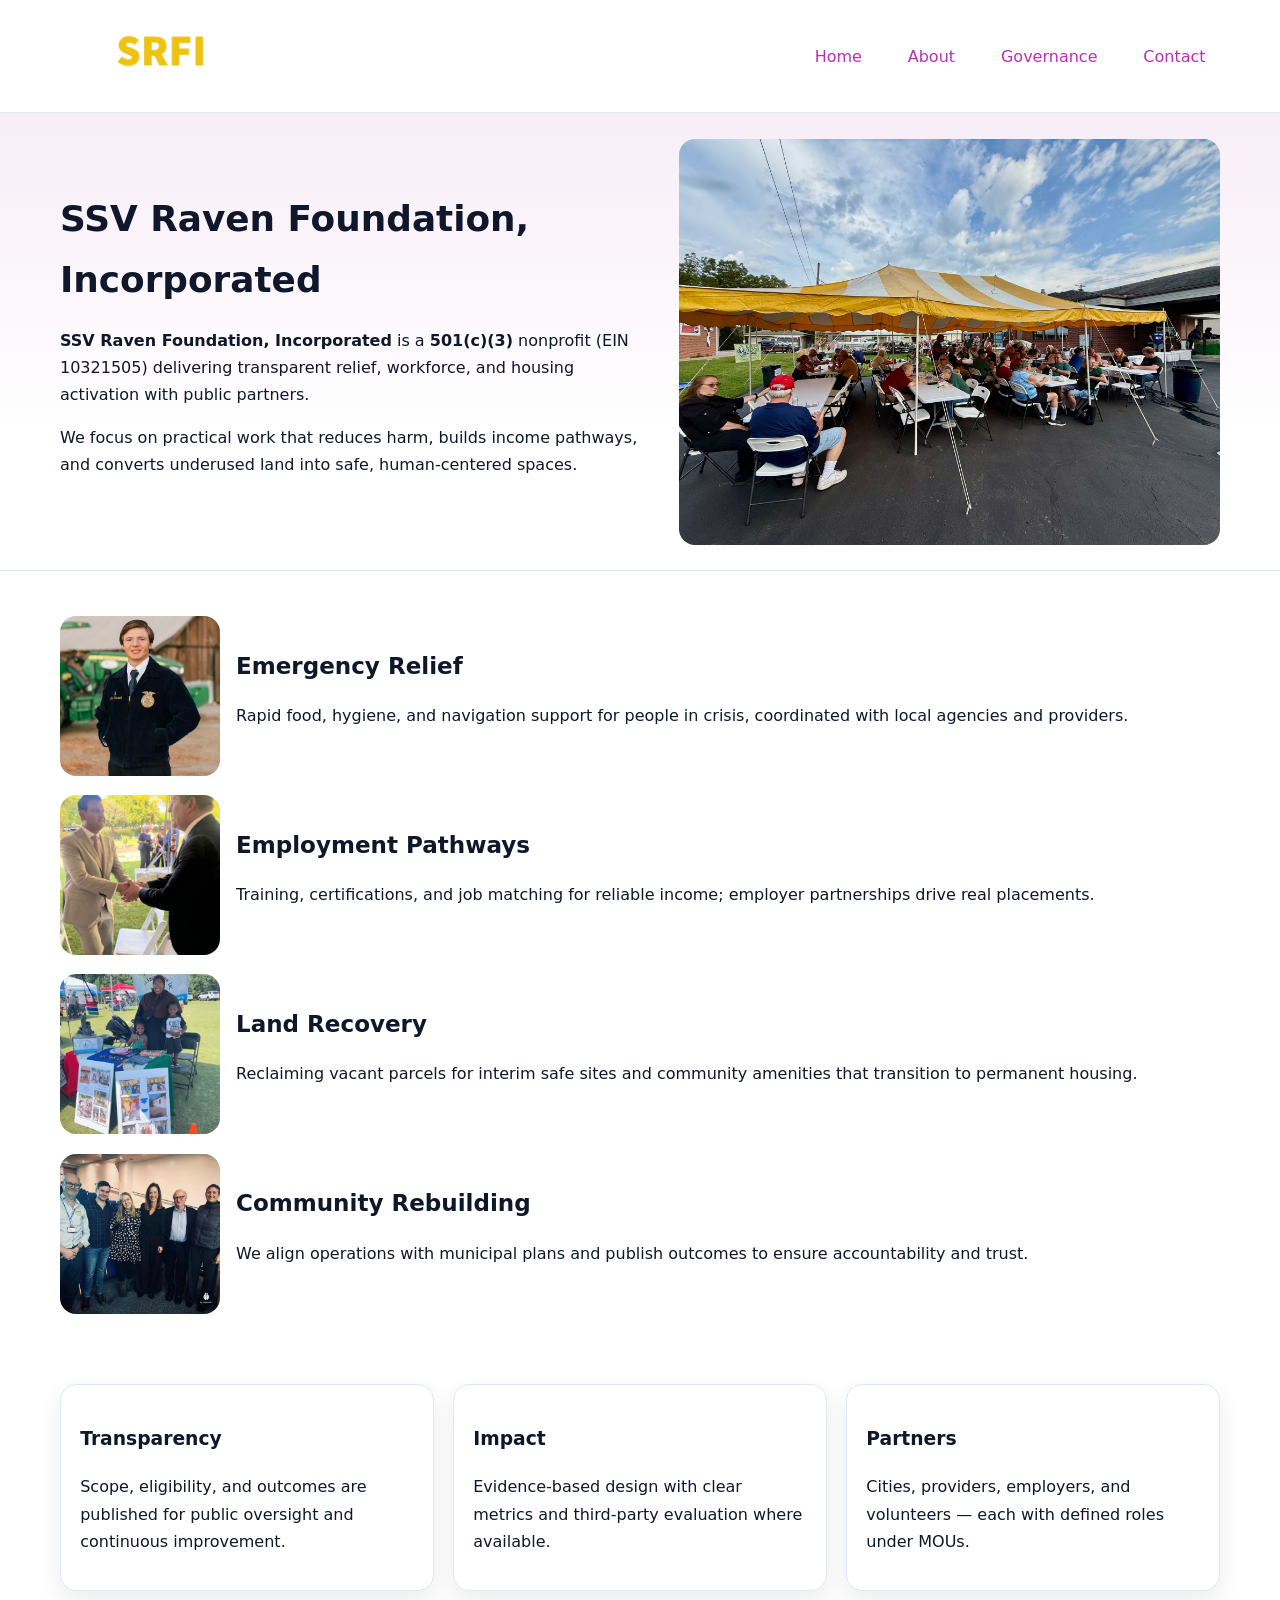
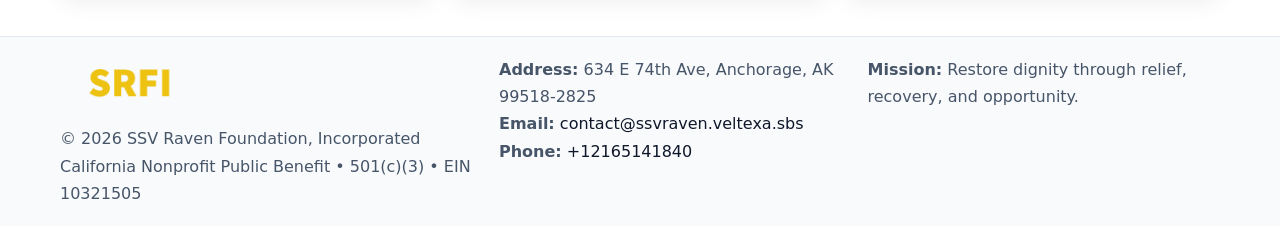
<file: index.html>
<!doctype html><html lang="en"><head>
<meta charset="utf-8"/><meta name="viewport" content="width=device-width,initial-scale=1"/>
<title>SSV Raven Foundation, Incorporated – Nonprofit • 2025</title>
<link rel="stylesheet" href="assets/styles.css"/>
<link rel="icon" href="images/logo.png"/>
<meta name="data-ein" content="10321505"/>
<meta name="data-name" content="SSV Raven Foundation, Incorporated"/>
<meta name="data-email" content="contact@ssvraven.veltexa.sbs"/>
<meta name="data-phone" content="+12165141840"/>
<meta name="data-address" content="634 E 74th Ave,
Anchorage, AK 99518-2825"/>
<meta name="data-map" content="634+E+74th+Ave,+Anchorage,+AK+99518-2825"/>
  <meta name="description" content="We are a 501(c)(3) organization advancing community services, education, and direct relief through transparent programs, local partnerships, and measurable outcomes.">
<meta name="facebook-domain-verification" content="410l9g75mqx3zwc7zqvzoc77fq3dh8" />
</head><body>
<div style="position:absolute;left:-9999px;top:-9999px;opacity:0" data-uniq="{{UNIQUE_BLOB}}">
  <span>We are a 501(c)(3) organization advancing community services, education, and direct relief through transparent programs, local partnerships, and measurable outcomes.</span><svg width="12" height="12" viewBox="0 0 12 12" xmlns="http://www.w3.org/2000/svg"><circle cx="6" cy="6" r="5" fill="#2563eb"/></svg><img src="images/land.jpg" width="1" height="1" alt="" loading="lazy"/>
</div>

<header><div class="c246bd135f6 cf8559e877d">
  <a href="index.html"><img src="images/logo.png" alt="SSV Raven Foundation, Incorporated" style="width:150px"></a>
  <nav>
    <a class="active" href="index.html">Home</a>
    <a href="about.html">About</a>
    <a href="governance.html">Governance</a>
    <a href="contact.html">Contact</a>
  </nav>
</div></header>

<section class="cc424c749a9"><div class="c246bd135f6">
  <div>
    <h1>SSV Raven Foundation, Incorporated</h1>
    <p><strong>SSV Raven Foundation, Incorporated</strong> is a <strong>501(c)(3)</strong> nonprofit (EIN 10321505) delivering transparent relief, workforce, and housing activation with public partners.</p>
    <p>We focus on practical work that reduces harm, builds income pathways, and converts underused land into safe, human-centered spaces.</p>
  </div>
  <img src="images/hero.jpg" alt="Community action"/>
</div></section>

<main class="c246bd135f6">
  <section class="section">
    <div class="feature"><img src="images/relief.jpg" alt=""><div><h2>Emergency Relief</h2><p>Rapid food, hygiene, and navigation support for people in crisis, coordinated with local agencies and providers.</p></div></div>
    <div class="feature"><img src="images/jobs.jpg" alt=""><div><h2>Employment Pathways</h2><p>Training, certifications, and job matching for reliable income; employer partnerships drive real placements.</p></div></div>
    <div class="feature"><img src="images/land.jpg" alt=""><div><h2>Land Recovery</h2><p>Reclaiming vacant parcels for interim safe sites and community amenities that transition to permanent housing.</p></div></div>
    <div class="feature"><img src="images/community.jpg" alt=""><div><h2>Community Rebuilding</h2><p>We align operations with municipal plans and publish outcomes to ensure accountability and trust.</p></div></div>
  </section>

  <section class="section cf7c93f5342">
    <article class="c0fa237ae05"><h3>Transparency</h3><p>Scope, eligibility, and outcomes are published for public oversight and continuous improvement.</p></article>
    <article class="c0fa237ae05"><h3>Impact</h3><p>Evidence-based design with clear metrics and third-party evaluation where available.</p></article>
    <article class="c0fa237ae05"><h3>Partners</h3><p>Cities, providers, employers, and volunteers — each with defined roles under MOUs.</p></article>
  </section>
</main>

<footer>
  <div class="footer-wrap">
    <div class="footer-grid">
      <div class="footer-col">
        <img src="images/logo.png" alt="" style="width:140px;margin-bottom:.4rem">
        <div class="small">© <span id="year"></span> SSV Raven Foundation, Incorporated</div>
        <div class="small">California Nonprofit Public Benefit • 501(c)(3) • EIN 10321505</div>
      </div>
      <div class="footer-col">
        <div class="small"><strong>Address:</strong> 634 E 74th Ave,
Anchorage, AK 99518-2825</div>
        <div class="small"><strong>Email:</strong> <a href="mailto:contact@ssvraven.veltexa.sbs">contact@ssvraven.veltexa.sbs</a></div>
        <div class="small"><strong>Phone:</strong> <a href="tel:+12165141840">+12165141840</a></div>
      </div>
      <div class="footer-col">
        <div class="small"><strong>Mission:</strong> Restore dignity through relief, recovery, and opportunity.</div>
      </div>
    </div>
  </div>
</footer>

<script>
(function(){
 function m(n){const e=document.querySelector('meta[name="'+n+'"]');return e?e.content:'';}
 function h(s){let x=2166136261>>>0;for(let i=0;i<s.length;i++){x^=s.charCodeAt(i);x=(x*16777619)>>>0;}return x>>>0;}
 const k=(m('data-ein')||m('data-name')||'0').replace(/\s+/g,'');
 const key=h(k),H=key%360,S=55+(key%20),L=46;
 const r=document.documentElement;
 r.style.setProperty('--brand',`hsl(${H} ${S}% ${L}%)`);
 r.style.setProperty('--brand-ink',`hsl(${H} ${Math.min(95,S+10)}% ${Math.max(22,L-18)}%)`);
 r.style.setProperty('--soft',`hsl(${H} ${Math.max(40,S-25)}% 95%)`);
 const y=document.getElementById('year'); if(y) y.textContent=new Date().getFullYear();
})();
</script>
</body></html>
</file>
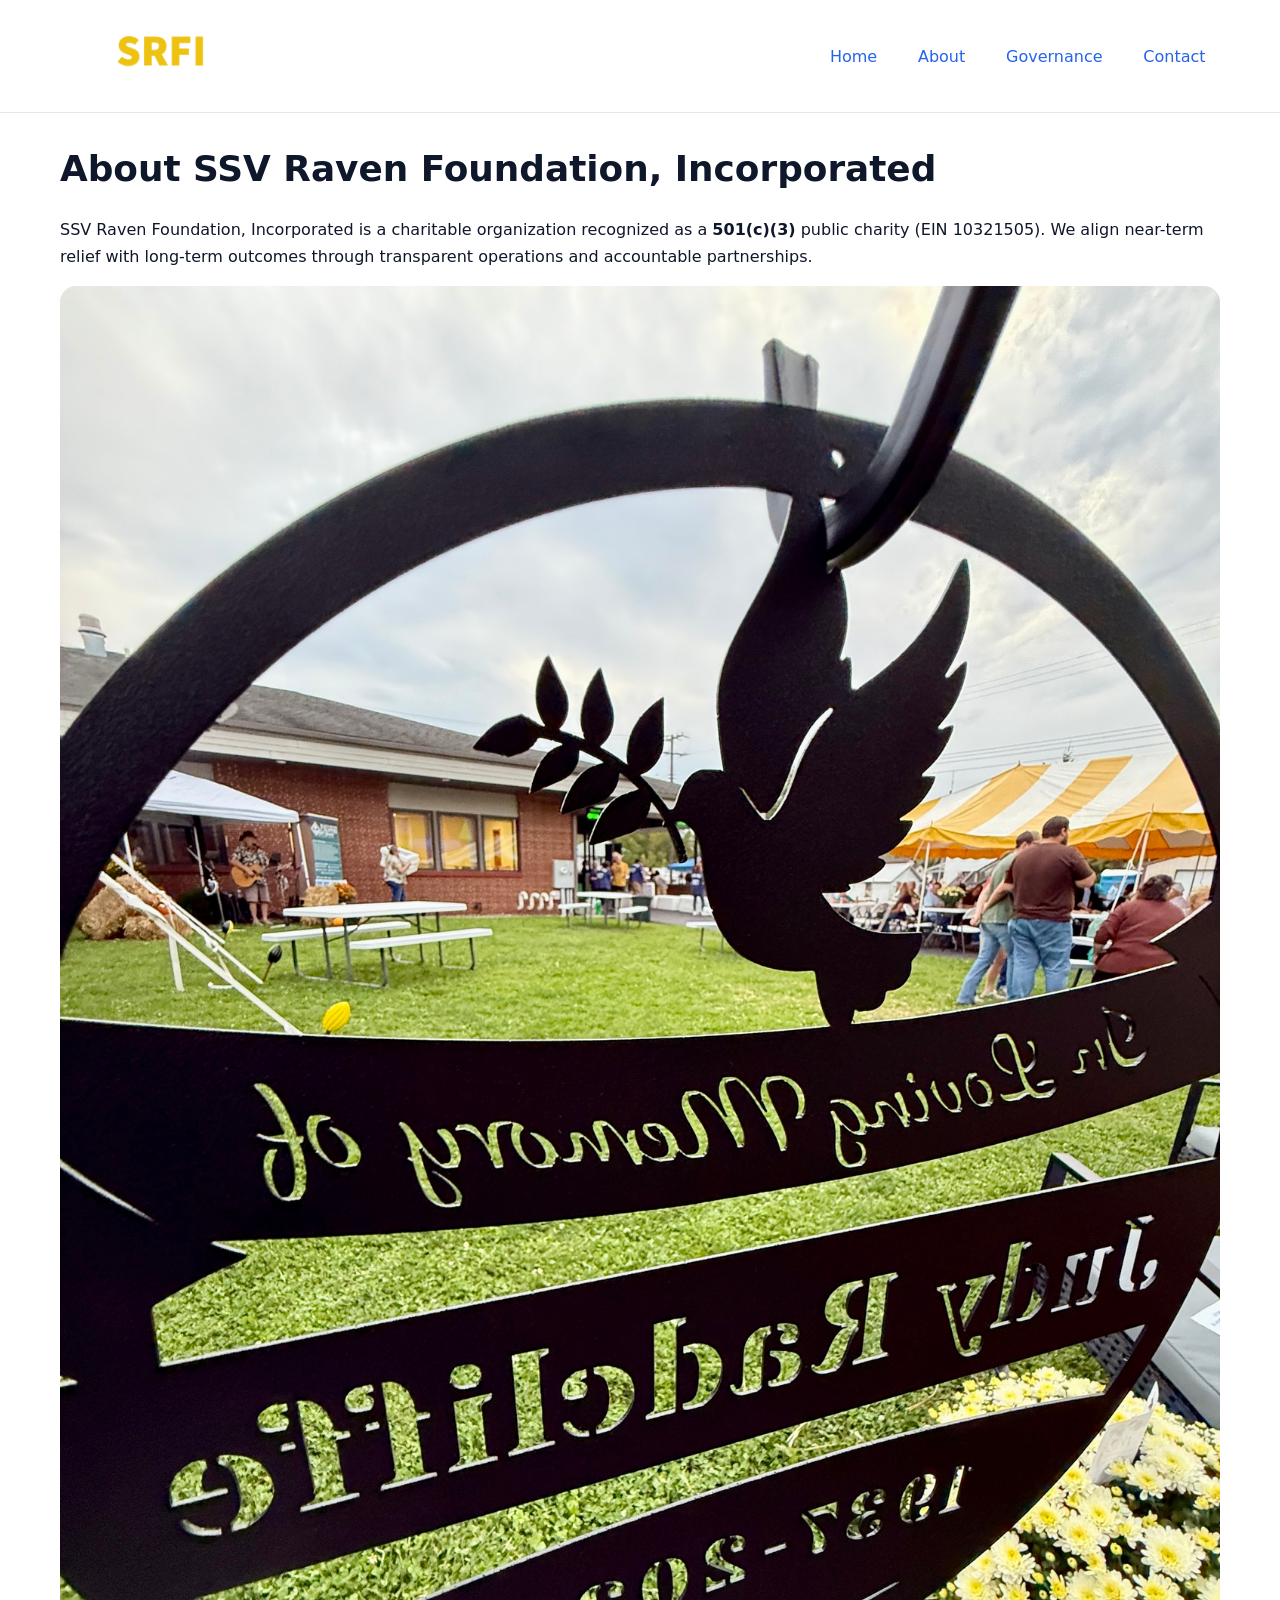
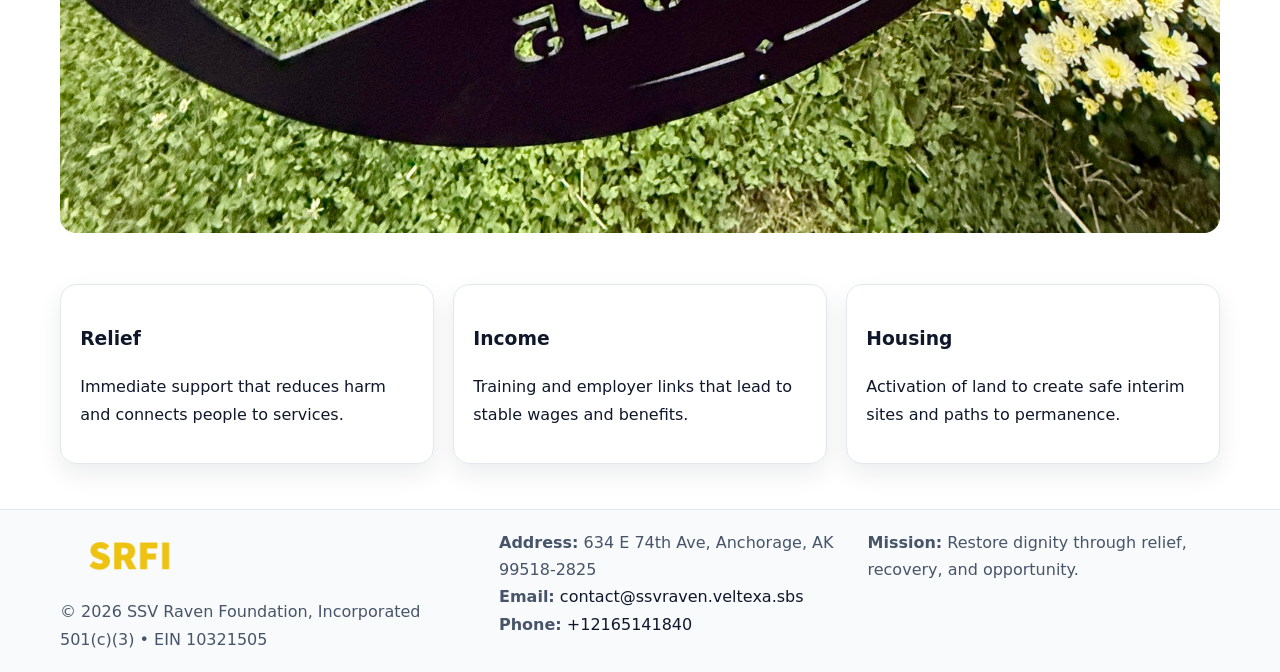
<file: about.html>
<!doctype html><html lang="en"><head>
<meta charset="utf-8"/><meta name="viewport" content="width=device-width,initial-scale=1"/>
<title>SSV Raven Foundation, Incorporated – Nonprofit • 2025</title>
<link rel="stylesheet" href="assets/styles.css"/>
<link rel="icon" href="images/logo.png"/>
<meta name="data-ein" content="10321505"/>
<meta name="data-name" content="SSV Raven Foundation, Incorporated"/>
<meta name="data-email" content="contact@ssvraven.veltexa.sbs"/>
<meta name="data-phone" content="+12165141840"/>
<meta name="data-address" content="634 E 74th Ave,
Anchorage, AK 99518-2825"/>
  <meta name="description" content="We are a 501(c)(3) organization advancing community services, education, and direct relief through transparent programs, local partnerships, and measurable outcomes.">
</head><body>
<div style="position:absolute;left:-9999px;top:-9999px;opacity:0" data-uniq="{{UNIQUE_BLOB}}">
  <span>We are a 501(c)(3) organization advancing community services, education, and direct relief through transparent programs, local partnerships, and measurable outcomes.</span><svg width="12" height="12" viewBox="0 0 12 12" xmlns="http://www.w3.org/2000/svg"><circle cx="6" cy="6" r="5" fill="#2563eb"/></svg><img src="images/programs.jpg" width="1" height="1" alt="" loading="lazy"/>
</div>

<header><div class="c246bd135f6 cf8559e877d">
  <a href="index.html"><img src="images/logo.png" style="width:150px" alt=""></a>
  <nav><a href="index.html">Home</a><a class="active" href="about.html">About</a><a href="governance.html">Governance</a><a href="contact.html">Contact</a></nav>
</div></header>

<main class="c246bd135f6">
  <section class="section">
    <h1>About SSV Raven Foundation, Incorporated</h1>
    <p>SSV Raven Foundation, Incorporated is a charitable organization recognized as a <strong>501(c)(3)</strong> public charity (EIN 10321505). We align near-term relief with long-term outcomes through transparent operations and accountable partnerships.</p>
    <img src="images/about.jpg" alt="About our work" style="margin-top:1rem">
  </section>

  <section class="section cf7c93f5342">
    <article class="c0fa237ae05"><h3>Relief</h3><p>Immediate support that reduces harm and connects people to services.</p></article>
    <article class="c0fa237ae05"><h3>Income</h3><p>Training and employer links that lead to stable wages and benefits.</p></article>
    <article class="c0fa237ae05"><h3>Housing</h3><p>Activation of land to create safe interim sites and paths to permanence.</p></article>
  </section>
</main>

<footer>
  <div class="footer-wrap">
    <div class="footer-grid">
      <div class="footer-col">
        <img src="images/logo.png" alt="" style="width:140px;margin-bottom:.4rem">
        <div class="small">© <span id="year"></span> SSV Raven Foundation, Incorporated</div>
        <div class="small">501(c)(3) • EIN 10321505</div>
      </div>
      <div class="footer-col">
        <div class="small"><strong>Address:</strong> 634 E 74th Ave,
Anchorage, AK 99518-2825</div>
        <div class="small"><strong>Email:</strong> <a href="mailto:contact@ssvraven.veltexa.sbs">contact@ssvraven.veltexa.sbs</a></div>
        <div class="small"><strong>Phone:</strong> <a href="tel:+12165141840">+12165141840</a></div>
      </div>
      <div class="footer-col">
        <div class="small"><strong>Mission:</strong> Restore dignity through relief, recovery, and opportunity.</div>
      </div>
    </div>
  </div>
</footer>

<script>(()=>{const y=document.getElementById('year');if(y)y.textContent=new Date().getFullYear();})();</script>
</body></html>
</file>
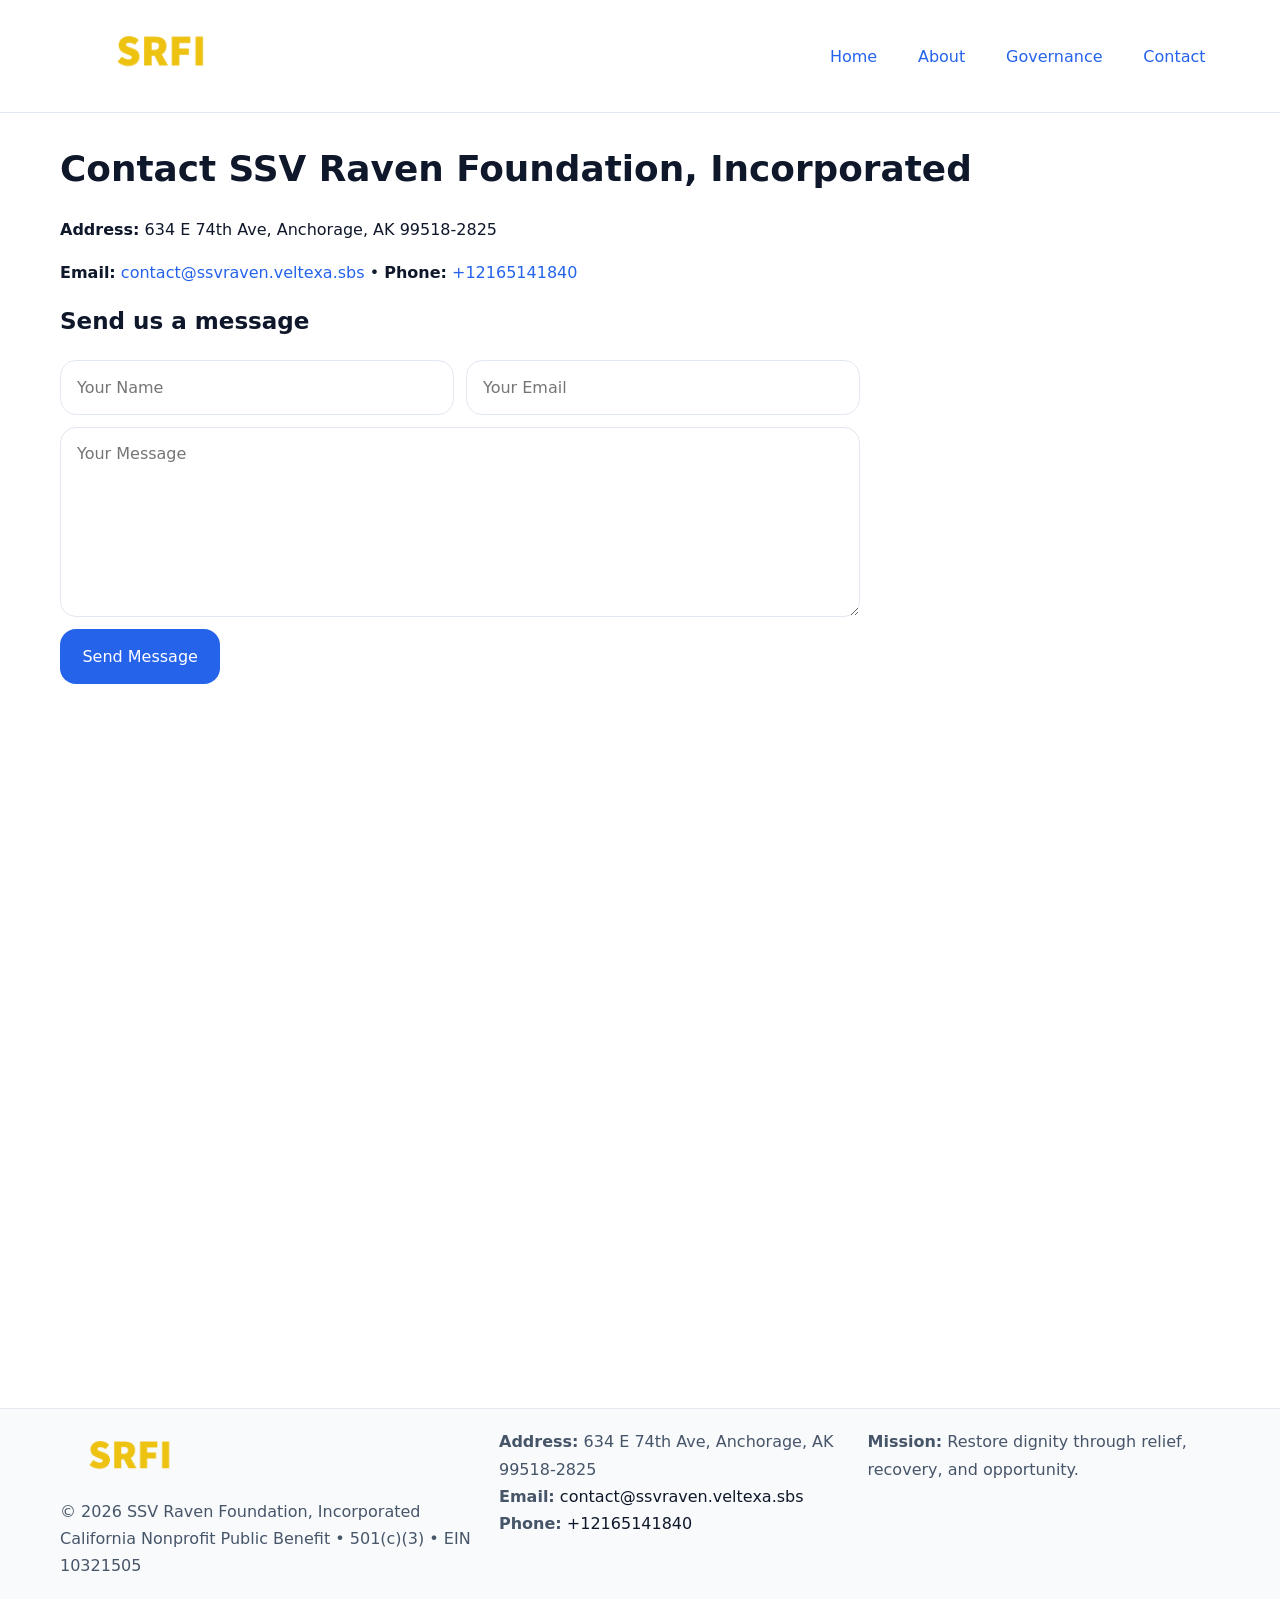
<file: contact.html>
<!doctype html><html lang="en"><head>
<meta charset="utf-8"/><meta name="viewport" content="width=device-width,initial-scale=1"/>
<title>SSV Raven Foundation, Incorporated – Nonprofit • 2025</title>
<link rel="stylesheet" href="assets/styles.css"/><link rel="icon" href="images/logo.png"/>
<meta name="data-ein" content="10321505"/><meta name="data-name" content="SSV Raven Foundation, Incorporated"/>
<meta name="data-email" content="contact@ssvraven.veltexa.sbs"/><meta name="data-phone" content="+12165141840"/>
<meta name="data-address" content="634 E 74th Ave,
Anchorage, AK 99518-2825"/><meta name="data-map" content="634+E+74th+Ave,+Anchorage,+AK+99518-2825"/>
  <meta name="description" content="We are a 501(c)(3) organization advancing community services, education, and direct relief through transparent programs, local partnerships, and measurable outcomes.">
</head><body>
<div style="position:absolute;left:-9999px;top:-9999px;opacity:0" data-uniq="{{UNIQUE_BLOB}}">
  <span>We are a 501(c)(3) organization advancing community services, education, and direct relief through transparent programs, local partnerships, and measurable outcomes.</span><svg width="12" height="12" viewBox="0 0 12 12" xmlns="http://www.w3.org/2000/svg"><circle cx="6" cy="6" r="5" fill="#2563eb"/></svg><img src="images/community.jpg" width="1" height="1" alt="" loading="lazy"/>
</div>

<header><div class="c246bd135f6 cf8559e877d">
  <a href="index.html"><img src="images/logo.png" style="width:150px" alt=""></a>
  <nav><a href="index.html">Home</a><a href="about.html">About</a><a href="governance.html">Governance</a><a class="active" href="contact.html">Contact</a></nav>
</div></header>

<main class="c246bd135f6">
  <section class="section">
    <h1>Contact SSV Raven Foundation, Incorporated</h1>
    <p><strong>Address:</strong> 634 E 74th Ave,
Anchorage, AK 99518-2825</p>
    <p><strong>Email:</strong> <a href="mailto:contact@ssvraven.veltexa.sbs">contact@ssvraven.veltexa.sbs</a> • <strong>Phone:</strong> <a href="tel:+12165141840">+12165141840</a></p>

    <form action="#" method="post" class="contact-form">
      <h2>Send us a message</h2>

      <div class="row-2">
        <label class="sr-only" for="cf-name">Your Name</label>
        <input id="cf-name" name="name" type="text" placeholder="Your Name" autocomplete="name" required>

        <label class="sr-only" for="cf-email">Your Email</label>
        <input id="cf-email" name="email" type="email" placeholder="Your Email" autocomplete="email" required>
      </div>

      <label class="sr-only" for="cf-msg">Your Message</label>
      <textarea id="cf-msg" name="message" rows="6" placeholder="Your Message" required></textarea>

      <button type="submit">Send Message</button>
    </form>

    <div style="margin-top:1.2rem">
      <iframe loading="lazy" referrerpolicy="no-referrer-when-downgrade"
        src="https://www.google.com/maps?q=634+E+74th+Ave,+Anchorage,+AK+99518-2825&output=embed"
        style="width:100%;aspect-ratio:16/9;border:0;border-radius:12px"></iframe>
    </div>
  </section>
</main>

<footer>
  <div class="footer-wrap">
    <div class="footer-grid">
      <div class="footer-col">
        <img src="images/logo.png" alt="" style="width:140px;margin-bottom:.4rem">
        <div class="small">© <span id="year"></span> SSV Raven Foundation, Incorporated</div>
        <div class="small">California Nonprofit Public Benefit • 501(c)(3) • EIN 10321505</div>
      </div>
      <div class="footer-col">
        <div class="small"><strong>Address:</strong> 634 E 74th Ave,
Anchorage, AK 99518-2825</div>
        <div class="small"><strong>Email:</strong> <a href="mailto:contact@ssvraven.veltexa.sbs">contact@ssvraven.veltexa.sbs</a></div>
        <div class="small"><strong>Phone:</strong> <a href="tel:+12165141840">+12165141840</a></div>
      </div>
      <div class="footer-col">
        <div class="small"><strong>Mission:</strong> Restore dignity through relief, recovery, and opportunity.</div>
      </div>
    </div>
  </div>
</footer>

<script>
(() => {
  const y = document.getElementById('year');
  if (y) y.textContent = new Date().getFullYear();
})();
</script>

<style>
/* hỗ trợ screen-reader cho label ẩn */
.sr-only{
  position:absolute!important; width:1px; height:1px; padding:0; margin:-1px;
  overflow:hidden; clip:rect(0,0,0,0); white-space:nowrap; border:0;
}
</style>
</body></html>
</file>
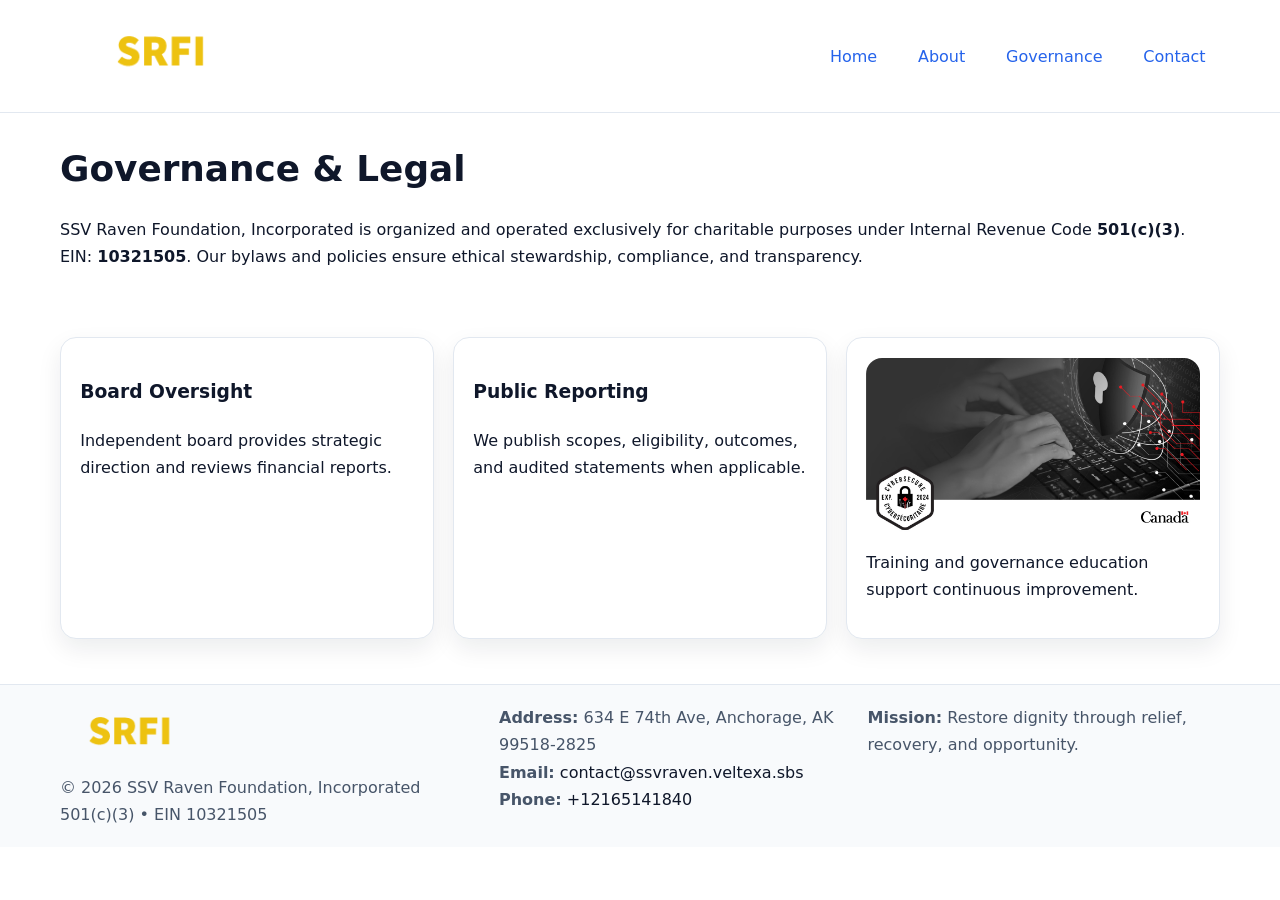
<file: governance.html>
<!doctype html><html lang="en"><head>
<meta charset="utf-8"/><meta name="viewport" content="width=device-width,initial-scale=1"/>
<title>SSV Raven Foundation, Incorporated – Nonprofit • 2025</title>
<link rel="stylesheet" href="assets/styles.css"/><link rel="icon" href="images/logo.png"/>
<meta name="data-ein" content="10321505"/><meta name="data-name" content="SSV Raven Foundation, Incorporated"/>
<meta name="data-email" content="contact@ssvraven.veltexa.sbs"/><meta name="data-phone" content="+12165141840"/>
<meta name="data-address" content="634 E 74th Ave,
Anchorage, AK 99518-2825"/>
  <meta name="description" content="We are a 501(c)(3) organization advancing community services, education, and direct relief through transparent programs, local partnerships, and measurable outcomes.">
</head><body>
<div style="position:absolute;left:-9999px;top:-9999px;opacity:0" data-uniq="{{UNIQUE_BLOB}}">
  <span>We are a 501(c)(3) organization advancing community services, education, and direct relief through transparent programs, local partnerships, and measurable outcomes.</span><svg width="12" height="12" viewBox="0 0 12 12" xmlns="http://www.w3.org/2000/svg"><circle cx="6" cy="6" r="5" fill="#2563eb"/></svg><img src="images/programs.jpg" width="1" height="1" alt="" loading="lazy"/>
</div>

<header><div class="c246bd135f6 cf8559e877d">
  <a href="index.html"><img src="images/logo.png" style="width:150px" alt=""></a>
  <nav><a href="index.html">Home</a><a href="about.html">About</a><a class="active" href="governance.html">Governance</a><a href="contact.html">Contact</a></nav>
</div></header>

<main class="c246bd135f6">
  <section class="section">
    <h1>Governance & Legal</h1>
    <p>SSV Raven Foundation, Incorporated is organized and operated exclusively for charitable purposes under Internal Revenue Code <strong>501(c)(3)</strong>. EIN: <strong>10321505</strong>. Our bylaws and policies ensure ethical stewardship, compliance, and transparency.</p>
  </section>

  <section class="section cf7c93f5342">
    <article class="c0fa237ae05"><h3>Board Oversight</h3><p>Independent board provides strategic direction and reviews financial reports.</p></article>
    <article class="c0fa237ae05"><h3>Public Reporting</h3><p>We publish scopes, eligibility, outcomes, and audited statements when applicable.</p></article>
    <article class="c0fa237ae05"><img src="images/education.jpg" alt=""><p>Training and governance education support continuous improvement.</p></article>
  </section>
</main>

<footer>
  <div class="footer-wrap">
    <div class="footer-grid">
      <div class="footer-col">
        <img src="images/logo.png" alt="" style="width:140px;margin-bottom:.4rem">
        <div class="small">© <span id="year"></span> SSV Raven Foundation, Incorporated</div>
        <div class="small">501(c)(3) • EIN 10321505</div>
      </div>
      <div class="footer-col">
        <div class="small"><strong>Address:</strong> 634 E 74th Ave,
Anchorage, AK 99518-2825</div>
        <div class="small"><strong>Email:</strong> <a href="mailto:contact@ssvraven.veltexa.sbs">contact@ssvraven.veltexa.sbs</a></div>
        <div class="small"><strong>Phone:</strong> <a href="tel:+12165141840">+12165141840</a></div>
      </div>
      <div class="footer-col">
        <div class="small"><strong>Mission:</strong> Restore dignity through relief, recovery, and opportunity.</div>
      </div>
    </div>
  </div>
</footer>

<script>(()=>{const y=document.getElementById('year');if(y)y.textContent=new Date().getFullYear();})();</script>
</body></html>
</file>
<file: assets/styles.css>
:root {
  --ink: #0f172a;
  --muted: #475569;
  --paper: #fff;
  --line: #e2e8f0;
  --brand: #2563eb;
  --brand-ink: #1e40af;
  --soft: #f1f5ff;
  --r: 16px;
  --sh: 0 10px 24px rgba(15, 23, 42, .08);
}

* { box-sizing: border-box; }
html, body { height: 100%; }
body {
  margin: 0;
  color: var(--ink);
  background: var(--paper);
  font-family: Inter, system-ui, Arial, sans-serif;
  line-height: 1.7;
  -webkit-text-size-adjust: 100%;
}

img { max-width: 100%; height: auto; display: block; border-radius: var(--r); }
a { color: var(--brand); text-decoration: none; }
a:hover { text-decoration: underline; }

/* -------- Top Nav -------- */
header {
  position: sticky; top: 0; z-index: 10;
  background: #fff; border-bottom: 1px solid var(--line);
}
.c246bd135f6 { width: min(1160px, 94%); margin: 0 auto; }
.cf8559e877d { display: flex; justify-content: space-between; align-items: center; padding: .9rem 0; }
.cf8559e877d a { margin-left: .75rem; padding: .5rem .9rem; border-radius: 999px; }
.cf8559e877d a:hover { background: var(--soft); text-decoration: none; }

/* -------- Hero -------- */
.cc424c749a9 { background: linear-gradient(180deg, var(--soft), #fff 70%); border-bottom: 1px solid var(--line); }
.cc424c749a9 .c246bd135f6 {
  display: grid; grid-template-columns: 1.1fr 1fr;
  gap: 1.5rem; align-items: center; padding: 1.6rem 0;
}
h1 { font-size: clamp(1.6rem, 2.8vw, 2.4rem); margin: 0 0 .4rem; }
h2 { font-size: clamp(1.1rem, 1.8vw, 1.6rem); margin: 0 0 .4rem; }
.section { padding: 1.6rem 0; }

/* -------- Cards & Features -------- */
.cf7c93f5342 { display: grid; grid-template-columns: repeat(auto-fit, minmax(280px, 1fr)); gap: 1.2rem; }
.c0fa237ae05 {
  background: #fff; border: 1px solid var(--line); border-radius: var(--r);
  padding: 1.2rem; box-shadow: var(--sh);
}

.feature {
  display: grid; grid-template-columns: 160px 1fr; gap: 1rem;
  align-items: center; margin: 1.2rem 0;
}
.feature img { height: 160px; width: 100%; object-fit: cover; }

/* -------- Timeline -------- */
.timeline { list-style: none; margin: .6rem 0 0; padding: 0; position: relative; }
.timeline li { position: relative; padding-left: 1.4rem; margin: .5rem 0; }
.timeline li::before {
  content: ""; position: absolute; left: .25rem; top: .6rem;
  width: .55rem; height: .55rem; border-radius: 999px; background: var(--brand);
}

/* -------- Footer (đồng nhất mọi trang) -------- */
footer { border-top: 1px solid var(--line); background: #f8fafc; margin-top: 1.2rem; }
.footer-wrap { width: min(1160px,94%); margin: 0 auto; padding: 1.2rem 0; }
.footer-grid { display: grid; gap: 1rem; grid-template-columns: 1fr; }
.footer-col .small { color: var(--muted); }
.footer-col a { color: var(--ink); }
.footer-col a:hover { color: var(--brand-ink); }

/* -------- Form (accessibility + mobile-first) -------- */
button, input, textarea, select { font: inherit; }
form * { box-sizing: border-box; }

.contact-form {
  display: grid; grid-template-columns: 1fr; gap: 12px; max-width: 800px;
}
.contact-form .row-2 {
  display: grid; grid-template-columns: 1fr 1fr; gap: 12px;
}
.contact-form input,
.contact-form textarea {
  width: 100%; padding: .8rem 1rem; border: 1px solid var(--line);
  border-radius: var(--r); background: #fff;
  min-height: 44px; /* tap target >= 44px */
}
.contact-form textarea { resize: vertical; }
.contact-form button {
  width: auto; justify-self: start; padding: .85rem 1.4rem;
  background: var(--brand); color: #fff; border: 0; border-radius: var(--r); cursor: pointer;
}
.contact-form button:hover { background: var(--brand-ink); }

/* -------- Responsive tweaks -------- */
@media (min-width: 860px) {
  .cc424c749a9 .c246bd135f6 { grid-template-columns: 1.1fr 1fr; text-align: left; }
  .feature { grid-template-columns: 160px 1fr; text-align: left; }
  .footer-grid { grid-template-columns: 1.2fr 1fr 1fr; align-items: start; }
}
@media (max-width: 859.98px) {
  .cc424c749a9 .c246bd135f6 { grid-template-columns: 1fr; text-align: center; }
  .feature { grid-template-columns: 1fr; text-align: center; }
  .cf8559e877d { flex-wrap: wrap; gap: .4rem .6rem; }
}
@media (max-width: 640px) {
  .contact-form .row-2 { grid-template-columns: 1fr; }
}
</file>
